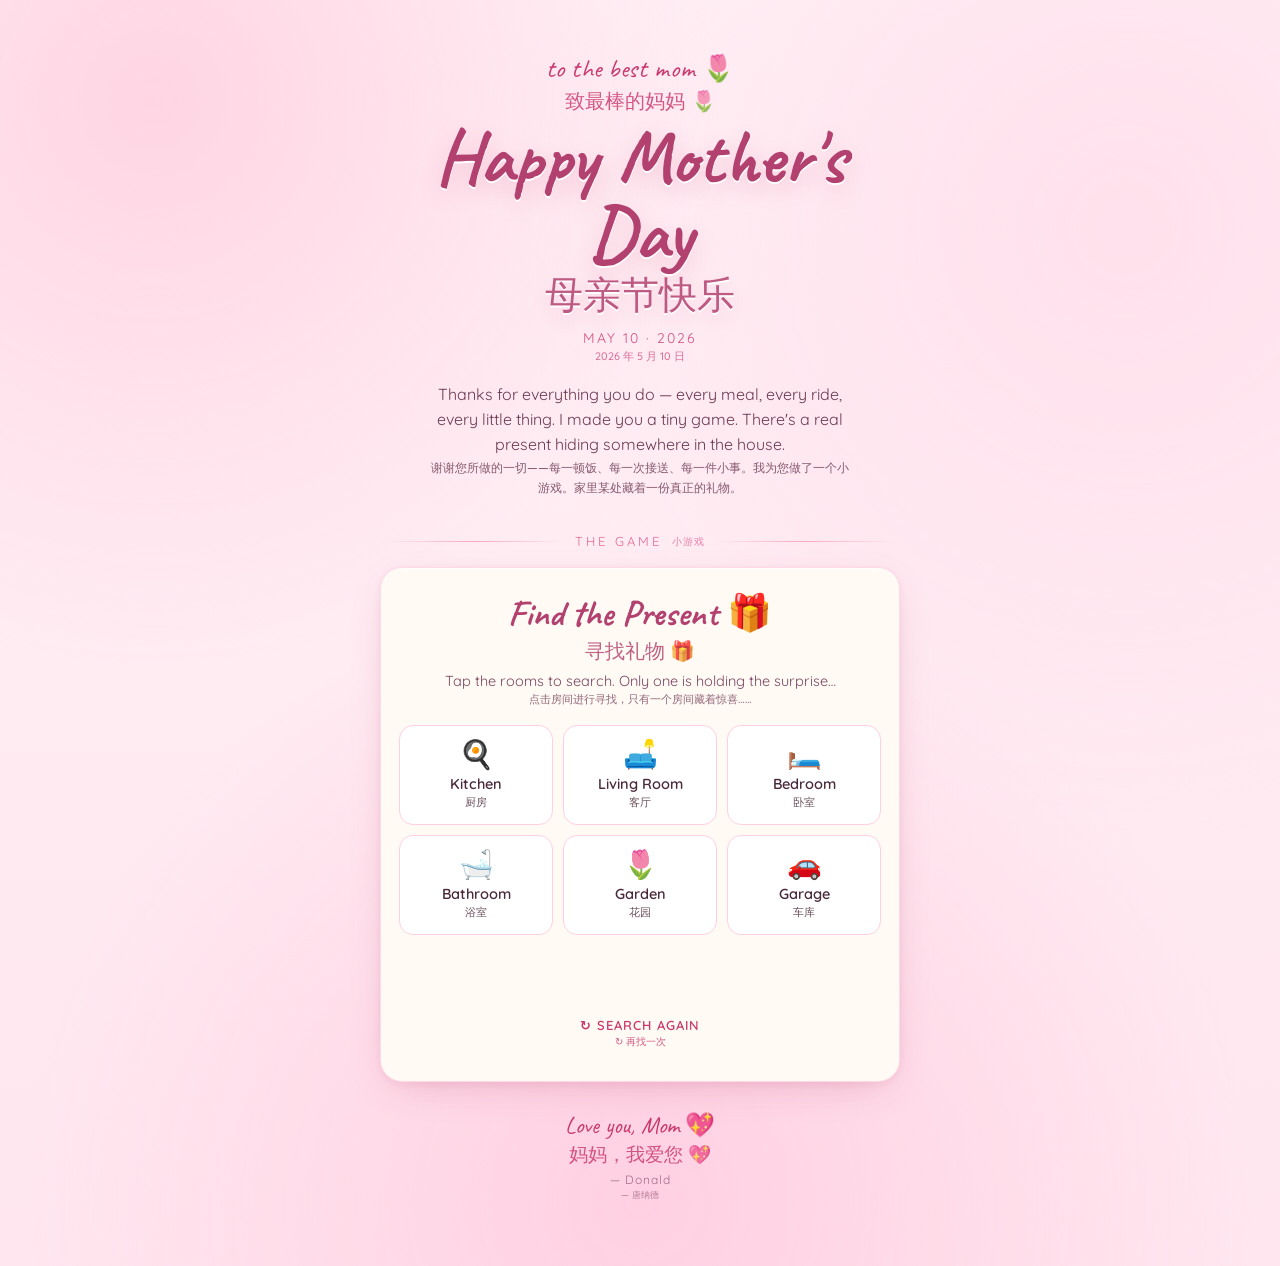
<file: mothersday/index.html>
<!DOCTYPE html>
<html lang="en">
<head>
<meta charset="UTF-8" />
<meta name="viewport" content="width=device-width,initial-scale=1,viewport-fit=cover" />
<meta name="theme-color" content="#f7c8d8" />
<title>Happy Mother's Day 🌸</title>
<meta name="description" content="A little Mother's Day surprise — find the hidden present!" />
<link rel="icon" type="image/svg+xml" href="../favicon.svg" />

<link href="https://fonts.googleapis.com/css2?family=Caveat:wght@500;700&family=Quicksand:wght@400;500;600;700&display=swap" rel="stylesheet" />

<style>
  :root {
    --pink-50:  #fff5f8;
    --pink-100: #ffe4ee;
    --pink-200: #ffc8dc;
    --pink-300: #f7a8c3;
    --pink-500: #e26a96;
    --pink-700: #b3416f;
    --rose:     #c9396d;
    --leaf:     #6fa97a;
    --cream:    #fffaf3;
    --ink:      #4a2a3a;
  }

  * { box-sizing: border-box; -webkit-tap-highlight-color: transparent; }

  html, body {
    margin: 0;
    padding: 0;
    min-height: 100%;
    font-family: 'Quicksand', system-ui, -apple-system, sans-serif;
    color: var(--ink);
    background:
      radial-gradient(circle at 12% 8%, #ffd5e3 0%, transparent 35%),
      radial-gradient(circle at 88% 18%, #ffe0ec 0%, transparent 40%),
      radial-gradient(circle at 50% 95%, #ffd0e2 0%, transparent 45%),
      linear-gradient(180deg, #fff1f6 0%, #ffe6ef 100%);
    overflow-x: hidden;
  }

  /* floating petals (pure CSS, mobile-friendly) */
  .petals { position: fixed; inset: 0; pointer-events: none; overflow: hidden; z-index: 0; }
  .petal {
    position: absolute;
    top: -40px;
    width: 18px; height: 18px;
    background: radial-gradient(circle at 30% 30%, #ffd0e2, #f7a8c3 60%, #e26a96);
    border-radius: 75% 15% 75% 15%;
    opacity: 0.75;
    animation: fall linear infinite;
  }
  .petal:nth-child(1){left:5%;animation-duration:14s;animation-delay:0s;transform:rotate(20deg)}
  .petal:nth-child(2){left:18%;animation-duration:18s;animation-delay:3s;width:14px;height:14px}
  .petal:nth-child(3){left:32%;animation-duration:12s;animation-delay:1s;width:22px;height:22px}
  .petal:nth-child(4){left:47%;animation-duration:20s;animation-delay:6s}
  .petal:nth-child(5){left:62%;animation-duration:15s;animation-delay:2s;width:12px;height:12px}
  .petal:nth-child(6){left:75%;animation-duration:17s;animation-delay:4s;width:20px;height:20px}
  .petal:nth-child(7){left:88%;animation-duration:13s;animation-delay:7s}
  .petal:nth-child(8){left:25%;animation-duration:21s;animation-delay:9s;width:16px;height:16px}
  .petal:nth-child(9){left:55%;animation-duration:16s;animation-delay:11s;width:14px;height:14px}
  .petal:nth-child(10){left:80%;animation-duration:19s;animation-delay:8s;width:18px;height:18px}
  @keyframes fall {
    0%   { transform: translateY(-10vh) rotate(0deg);   opacity: 0; }
    10%  { opacity: 0.8; }
    100% { transform: translateY(110vh) rotate(540deg); opacity: 0; }
  }
  @media (prefers-reduced-motion: reduce) {
    .petal { animation: none; display: none; }
  }

  .wrap {
    position: relative;
    z-index: 1;
    max-width: 560px;
    margin: 0 auto;
    padding: 28px 20px 64px;
  }

  header.hero {
    text-align: center;
    padding: 24px 8px 8px;
  }
  .hero .eyebrow {
    font-family: 'Caveat', cursive;
    font-size: 26px;
    color: var(--rose);
    letter-spacing: 0.5px;
  }
  .hero h1 {
    font-family: 'Caveat', cursive;
    font-weight: 700;
    font-size: clamp(48px, 12vw, 76px);
    line-height: 1.0;
    margin: 4px 0 14px;
    color: var(--pink-700);
    text-shadow: 0 2px 0 #fff, 0 8px 24px rgba(199,57,109,0.18);
  }
  .hero .date {
    font-size: 14px;
    color: var(--rose);
    opacity: 0.85;
    letter-spacing: 2px;
    text-transform: uppercase;
  }
  .hero .blurb {
    margin: 18px auto 0;
    max-width: 420px;
    font-size: 16px;
    line-height: 1.55;
    color: #6b3a52;
  }

  .divider {
    display: flex; align-items: center; gap: 10px;
    margin: 28px 6px 18px;
    color: var(--pink-500);
    font-size: 13px;
    letter-spacing: 3px;
    text-transform: uppercase;
  }
  .divider::before, .divider::after {
    content: ""; flex: 1; height: 1px;
    background: linear-gradient(90deg, transparent, var(--pink-300), transparent);
  }

  /* Game card */
  .game {
    background: var(--cream);
    border-radius: 22px;
    padding: 22px 18px 24px;
    box-shadow:
      0 1px 0 #fff inset,
      0 12px 40px -16px rgba(178, 65, 111, 0.35),
      0 2px 8px rgba(178, 65, 111, 0.08);
    border: 1px solid #ffd9e6;
  }
  .game h2 {
    margin: 0 0 6px;
    font-family: 'Caveat', cursive;
    font-weight: 700;
    font-size: 36px;
    color: var(--pink-700);
    text-align: center;
  }
  .game .sub {
    text-align: center;
    margin: 0 0 18px;
    font-size: 14.5px;
    color: #7a4663;
  }

  .rooms {
    display: grid;
    grid-template-columns: repeat(2, 1fr);
    gap: 10px;
  }
  @media (min-width: 480px) {
    .rooms { grid-template-columns: repeat(3, 1fr); }
  }
  .room {
    appearance: none;
    border: 1.5px solid #ffd0e2;
    background: #fff;
    color: var(--ink);
    border-radius: 14px;
    padding: 14px 8px;
    font-family: inherit;
    font-size: 14.5px;
    font-weight: 600;
    cursor: pointer;
    transition: transform 0.12s ease, background 0.2s ease, border-color 0.2s ease;
    display: flex; flex-direction: column; align-items: center; gap: 6px;
    min-height: 86px;
  }
  .room .emoji { font-size: 28px; line-height: 1; }
  .room:hover:not(:disabled) { background: #fff5f8; border-color: var(--pink-300); }
  .room:active:not(:disabled) { transform: scale(0.96); }
  .room:disabled { cursor: default; opacity: 0.55; }
  .room.wrong  { background: #f6e7ed; border-color: #e7b3c8; }
  .room.right  { background: #ffe4ee; border-color: var(--pink-500); box-shadow: 0 0 0 3px #ffc8dc; }

  .status {
    margin-top: 16px;
    min-height: 44px;
    padding: 12px 14px;
    border-radius: 12px;
    background: #fff;
    border: 1px dashed #ffc8dc;
    text-align: center;
    font-size: 15px;
    color: #6b3a52;
    line-height: 1.45;
  }
  .status.empty { background: transparent; border-color: transparent; }

  .reveal {
    margin-top: 18px;
    padding: 20px 18px;
    border-radius: 16px;
    background: linear-gradient(180deg, #fff0f6 0%, #ffe1ec 100%);
    border: 1.5px solid var(--pink-300);
    text-align: center;
    animation: pop 0.5s cubic-bezier(.2,.9,.3,1.3);
  }
  .reveal .gift { font-size: 56px; }
  .reveal h3 {
    margin: 6px 0 4px;
    font-family: 'Caveat', cursive;
    font-size: 36px;
    color: var(--rose);
  }
  .reveal .prize {
    font-weight: 700;
    color: var(--pink-700);
    font-size: 18px;
    margin: 4px 0 8px;
  }
  .reveal .hint {
    margin: 6px 0 0;
    font-size: 15px;
    color: #6b3a52;
    line-height: 1.5;
  }
  @keyframes pop {
    0%   { transform: scale(0.85); opacity: 0; }
    100% { transform: scale(1);    opacity: 1; }
  }

  .reset {
    appearance: none;
    margin: 14px auto 0;
    display: block;
    background: transparent;
    border: none;
    color: var(--rose);
    font-family: inherit;
    font-size: 13px;
    font-weight: 600;
    letter-spacing: 1px;
    text-transform: uppercase;
    cursor: pointer;
    padding: 8px 12px;
  }
  .reset:hover { color: var(--pink-700); }

  footer.sign {
    text-align: center;
    margin-top: 28px;
    font-family: 'Caveat', cursive;
    font-size: 24px;
    color: var(--rose);
  }
  footer.sign small {
    display: block;
    font-family: 'Quicksand', sans-serif;
    font-size: 12px;
    color: #a76a86;
    margin-top: 4px;
    letter-spacing: 1px;
  }

  /* Chinese translation lines sit just below their English counterparts */
  /* 中文翻译显示在对应英文下方 */
  .zh {
    display: block;
    font-size: 0.78em;
    opacity: 0.82;
    margin-top: 2px;
    font-weight: 500;
    font-family: 'Quicksand', 'PingFang SC', 'Hiragino Sans GB', 'Microsoft YaHei', sans-serif;
    letter-spacing: 0;
    text-transform: none;
  }
  .hero h1 .zh { font-family: inherit; font-size: 0.5em; opacity: 0.85; margin-top: 6px; }
  .divider .zh { letter-spacing: 1px; }
</style>
</head>
<body>

<div class="petals" aria-hidden="true">
  <span class="petal"></span><span class="petal"></span><span class="petal"></span>
  <span class="petal"></span><span class="petal"></span><span class="petal"></span>
  <span class="petal"></span><span class="petal"></span><span class="petal"></span>
  <span class="petal"></span>
</div>

<main class="wrap">

  <header class="hero">
    <div class="eyebrow">to the best mom 🌷<span class="zh">致最棒的妈妈 🌷</span></div>
    <h1>Happy Mother's Day<span class="zh">母亲节快乐</span></h1>
    <div class="date">May 10 · 2026<span class="zh">2026 年 5 月 10 日</span></div>
    <p class="blurb">Thanks for everything you do — every meal, every ride, every little thing.
      I made you a tiny game. There's a real present hiding somewhere in the house.
      <span class="zh">谢谢您所做的一切——每一顿饭、每一次接送、每一件小事。我为您做了一个小游戏。家里某处藏着一份真正的礼物。</span>
    </p>
  </header>

  <div class="divider">the game<span class="zh">小游戏</span></div>

  <section class="game">
    <h2>Find the Present 🎁<span class="zh" style="font-size:0.55em">寻找礼物 🎁</span></h2>
    <p class="sub">Tap the rooms to search. Only one is holding the surprise…
      <span class="zh">点击房间进行寻找，只有一个房间藏着惊喜……</span>
    </p>

    <div class="rooms" id="rooms"></div>

    <div class="status empty" id="status" role="status" aria-live="polite"></div>

    <div id="reveal"></div>

    <button class="reset" id="reset" hidden>↻ Search again<span class="zh">↻ 再找一次</span></button>
  </section>

  <footer class="sign">
    Love you, Mom 💖<span class="zh">妈妈，我爱您 💖</span>
    <small>— Donald<span class="zh">— 唐纳德</span></small>
  </footer>
</main>

<script>
  // ─────────────────────────────────────────────────────────────
  // CONFIG — edit these three lines and you're done.
  // 配置——只需修改下面这三行即可。
  // ─────────────────────────────────────────────────────────────
  // which room hides the gift (must match an id below)
  // 礼物藏在哪个房间（必须与下方某个 id 一致）
  const WINNING_ROOM = 'kitchen';
  // shown when she finds it (the real-world hiding spot)
  // 找到时显示的提示（现实中礼物的具体位置）
  const REAL_HINT    = 'Check inside one of the kitchen cabinets downstairs.<br><span class="zh">请检查楼下的一个厨房柜子。</span>';
  // the prize description
  // 奖品描述
  const PRIZE_TEXT   = 'A $75 Zift gift card 💳<br><span class="zh">一张 75 美元的 Zift 礼品卡 💳</span>';
  // ─────────────────────────────────────────────────────────────

  // List of rooms shown on the page. Each `cold` line is the
  // message displayed when she picks the wrong room.
  // 页面上显示的房间列表。每个 cold 字段是选错房间时显示的提示文字。
  const ROOMS = [
    { id: 'kitchen',     name: 'Kitchen<span class="zh">厨房</span>',         emoji: '🍳',
      cold: 'Just the smell of coffee… no present here.<br><span class="zh">只闻到咖啡的香味……这里没有礼物。</span>' },
    { id: 'livingroom',  name: 'Living Room<span class="zh">客厅</span>',     emoji: '🛋️',
      cold: 'Only the couch cushions and the TV remote.<br><span class="zh">只有沙发垫和电视遥控器。</span>' },
    { id: 'bedroom',     name: 'Bedroom<span class="zh">卧室</span>',         emoji: '🛏️',
      cold: 'Pillows, blankets, and your own space.<br><span class="zh">只有枕头、被子，还有您的私人空间。</span>' },
    { id: 'bathroom',    name: 'Bathroom<span class="zh">浴室</span>',        emoji: '🛁',
      cold: 'Just bubbles and your favorite candle.<br><span class="zh">只有泡泡和您最爱的蜡烛。</span>' },
    { id: 'garden',      name: 'Garden<span class="zh">花园</span>',          emoji: '🌷',
      cold: 'The tulips are pretty, but no gift here.<br><span class="zh">郁金香很漂亮，但这里没有礼物。</span>' },
    { id: 'garage',      name: 'Garage<span class="zh">车库</span>',          emoji: '🚗',
      cold: 'Boxes, tools… and definitely no gift.<br><span class="zh">箱子、工具……肯定没有礼物。</span>' },
  ];

  // Progressively warmer hints as she tries more rooms.
  // 随着尝试次数增加，逐渐变热的提示。
  const WARM_HINTS = [
    'Getting warmer… try somewhere you spend a lot of time.<br><span class="zh">越来越热了……试试您常待的地方。</span>',
    'So close! Think of a room with a sweet smell.<br><span class="zh">很接近了！想想一间有香味的房间。</span>',
    'Almost! It\'s near something you use every morning.<br><span class="zh">就差一点！它在您每天早上都会用到的东西附近。</span>',
  ];

  const grid    = document.getElementById('rooms');
  const status  = document.getElementById('status');
  const reveal  = document.getElementById('reveal');
  const reset   = document.getElementById('reset');

  let tries = 0;
  let found = false;

  function render() {
    grid.innerHTML = '';
    ROOMS.forEach(r => {
      const btn = document.createElement('button');
      btn.className = 'room';
      btn.type = 'button';
      btn.dataset.id = r.id;
      btn.innerHTML = `<span class="emoji" aria-hidden="true">${r.emoji}</span><span>${r.name}</span>`;
      btn.addEventListener('click', () => onPick(r, btn));
      grid.appendChild(btn);
    });
  }

  function onPick(r, btn) {
    if (found || btn.disabled) return;
    tries++;
    if (r.id === WINNING_ROOM) {
      btn.classList.add('right');
      found = true;
      status.classList.add('empty');
      status.textContent = '';
      [...grid.children].forEach(b => { if (b !== btn) b.disabled = true; });
      showReveal();
    } else {
      btn.classList.add('wrong');
      btn.disabled = true;
      const warm = WARM_HINTS[Math.min(tries - 1, WARM_HINTS.length - 1)];
      status.classList.remove('empty');
      status.innerHTML = `<strong>${r.cold}</strong><br><span style="opacity:.85">${warm}</span>`;
    }
    reset.hidden = false;
  }

  function showReveal() {
    reveal.innerHTML = `
      <div class="reveal" role="alert">
        <div class="gift" aria-hidden="true">🎁</div>
        <h3>You found it!<span class="zh" style="font-size:0.55em">您找到了！</span></h3>
        <div class="prize">${PRIZE_TEXT}</div>
        <p class="hint">${REAL_HINT}</p>
      </div>`;
    reveal.scrollIntoView({ behavior: 'smooth', block: 'center' });
  }

  reset.addEventListener('click', () => {
    tries = 0; found = false;
    status.classList.add('empty');
    status.textContent = '';
    reveal.innerHTML = '';
    reset.hidden = true;
    render();
  });

  render();
</script>
</body>
</html>
</file>
